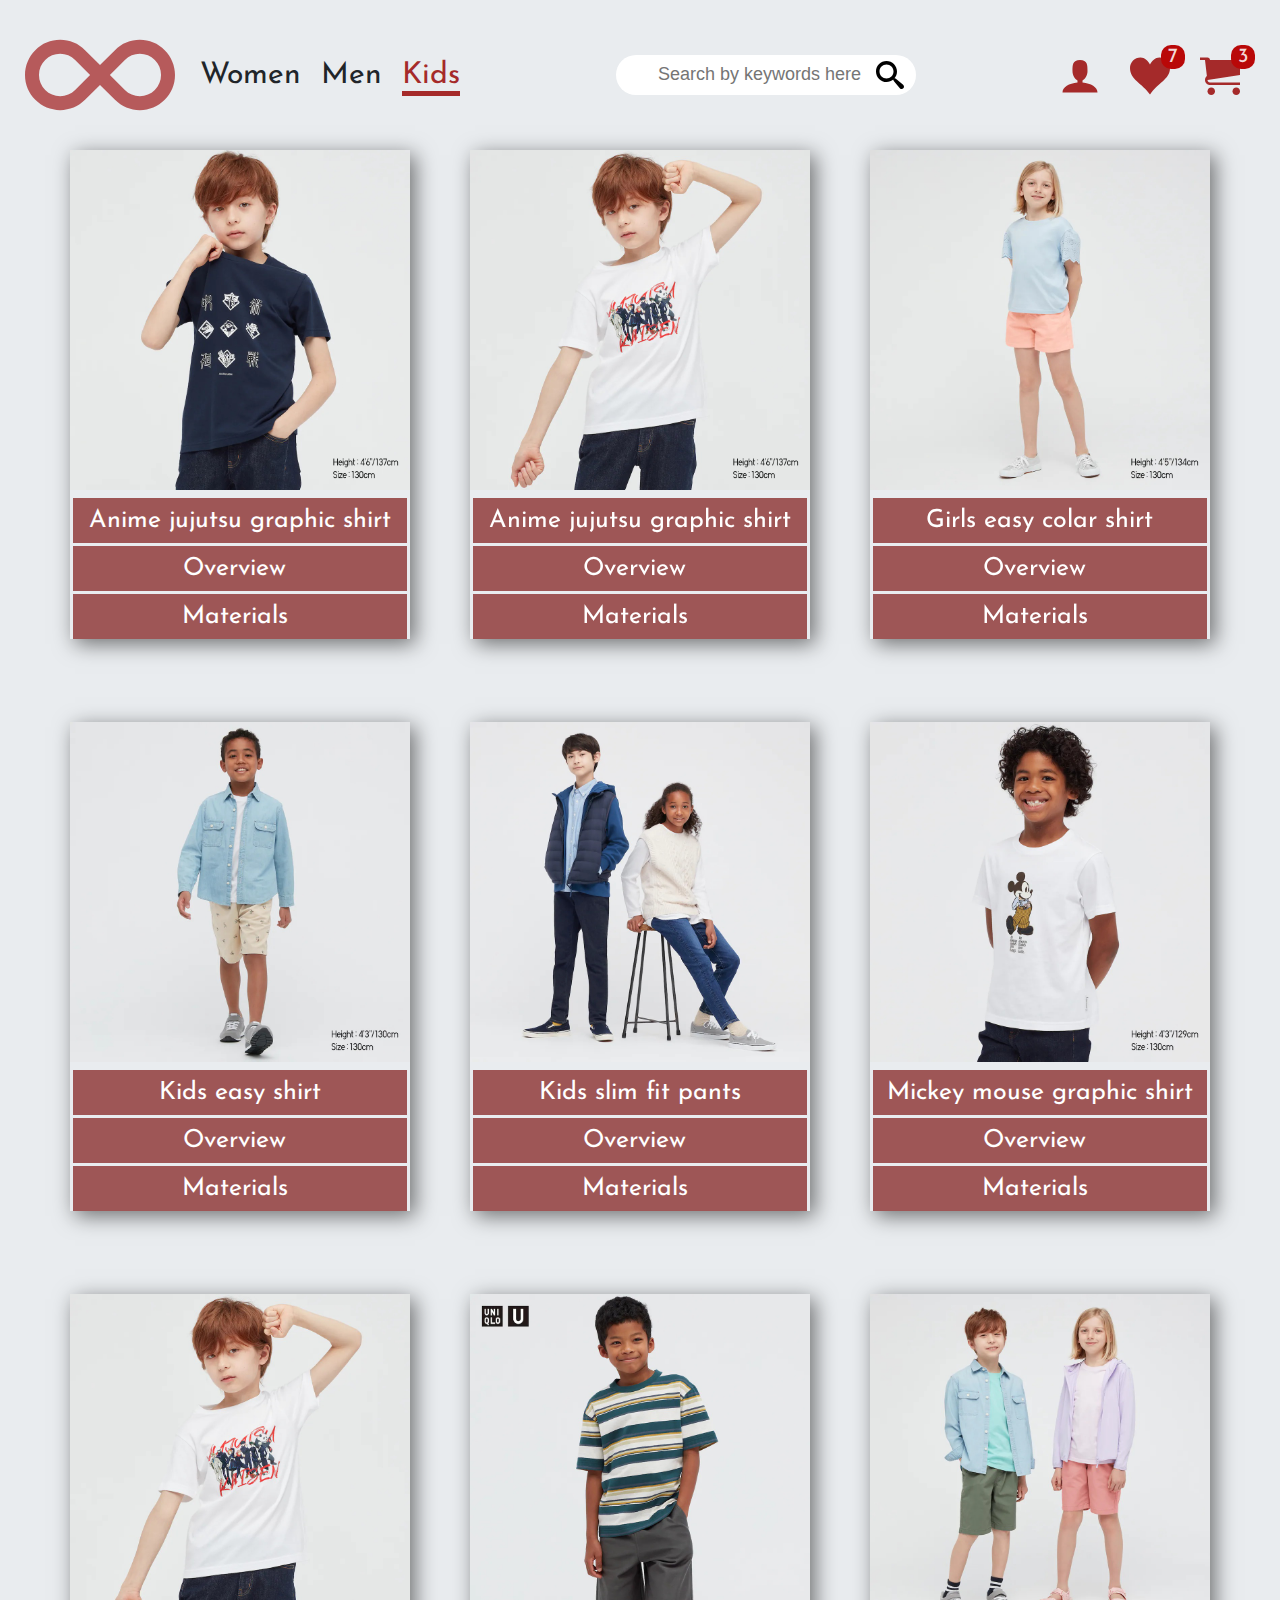
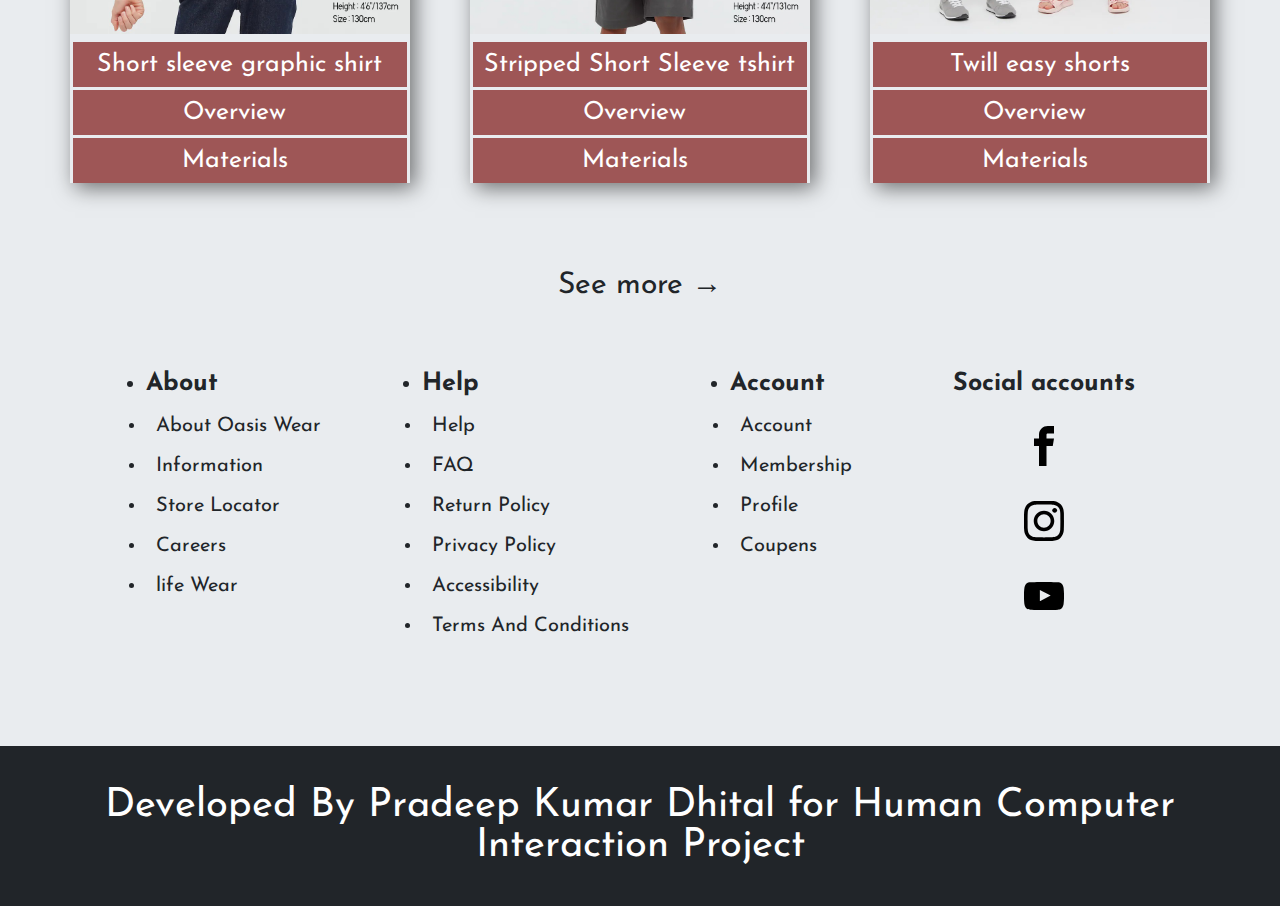
<file: kids.html>
<!DOCTYPE html>
<html lang="en">
  <head>
    <meta charset="UTF-8" />
    <meta http-equiv="X-UA-Compatible" content="IE=edge" />
    <meta name="viewport" content="width=device-width, initial-scale=1.0" />
    <title>Document</title>
    <link
      href="https://fonts.googleapis.com/css2?family=Inter:wght@100;200;300;400;500;600;700;800;900&family=Josefin+Sans:wght@100;300;400;600;700&display=swap"
      rel="stylesheet"
    />
    <link
      rel="stylesheet"
      href="https://pro.fontawesome.com/releases/v5.10.0/css/all.css"
      integrity="sha384-AYmEC3Yw5cVb3ZcuHtOA93w35dYTsvhLPVnYs9eStHfGJvOvKxVfELGroGkvsg+p"
      crossorigin="anonymous"
    />
    <link rel="stylesheet" href="style.css" />
    <title>Document</title>
    <style>
      .header__left-sections--kids {
        box-shadow: 0 5px 0 brown;
        color: brown;
      }
    </style>
  </head>
  <body>
       <header class="header">
      <div class="header__left">
        <svg class="header__left-logo">
          <use
            class="header__left-logo--logo"
            xlink:href="Images/sprite.svg#icon-infinite"
          ></use>
        </svg>
        <div class="header__left-sections">
          <div
            class="header__left-sections-section header__left-sections--women"
          >
            <a class="offlink" href="women.html">Women</a>
          </div>
          <div class="header__left-sections-section header__left-sections--men"">
            <a class="offlink" href="men.html">Men</a>
          </div>
          <div class="header__left-sections-section header__left-sections--kids">
            <a class="offlink" href="kids.html">Kids</a>
          </div>
        </div>
      </div>
      <form class="header__middle" action="# ">
        <input
          class="header__middle-input"
          type="search"
          placeholder="Search by keywords here"
        />
        <svg class="header__middle-logo">
          <use xlink:href="Images/sprite.svg#icon-search"></use>
        </svg>
      </form>

      <div class="header__right">
        <div class="header__right-logo header__right-logo--1">
          <a href="log.html">
            <svg class="header__right-logo">
              <use xlink:href="Images/sprite.svg#icon-user"></use></svg
          ></a>
        </div>
        <div
          class="
            header__right-logo header__right-logo--logo header__right-logo--2
          "
        >
          <svg class="header__right-logo header__right-logo--2">
            <use xlink:href="Images/sprite.svg#icon-heart"></use>
          </svg>
        </div>
        <div
          class="
            header__right-logo header__right-logo--logo header__right-logo--3
          "
        >
          <svg class="header__right-logo header__right-logo--3">
            <use xlink:href="Images/sprite.svg#icon-cart"></use>
          </svg>
        </div>
      </div>
    </header>
    <div class="sexcard">
      <div class="row">
        <div class="col-1-of-3">
          <div class="sexcard__card">
            <img
              class="sexcard__img"
              src="Images/kids/animejujutsugraphictshirt.jpg"
              alt=""
            />
            <div class="sexcard__description">Anime jujutsu graphic shirt</div>
            <div class="sexcard__overview">
              Overview<i class="fas fa-angle-down"></i>
            </div>
            <div class="sexcard__materials">
              Materials<i class="fas fa-angle-down"></i>
            </div>
            <div class="sexcard__heart"><i class="fas fa-heart"></i></div>
            <div class="sexcard__cart"><i class="fas fa-cart-plus"></i></div>
          </div>
        </div>
        <div class="col-1-of-3">
          <div class="sexcard__card">
            <img
              class="sexcard__img"
              src="Images/kids/animejujutsugraphictshirt1.jpg"
              alt=""
            />
            <div class="sexcard__description">Anime jujutsu graphic shirt</div>
            <div class="sexcard__overview">
              Overview<i class="fas fa-angle-down"></i>
            </div>
            <div class="sexcard__materials">
              Materials<i class="fas fa-angle-down"></i>
            </div>
            <div class="sexcard__heart"><i class="fas fa-heart"></i></div>
            <div class="sexcard__cart"><i class="fas fa-cart-plus"></i></div>
          </div>
        </div>
        <div class="col-1-of-3">
          <div class="sexcard__card">
            <img
              class="sexcard__img"
              src="Images/kids/girlseasycolarshorts.jpg"
              alt=""
            />
            <div class="sexcard__description">Girls easy colar shirt</div>
            <div class="sexcard__overview">
              Overview<i class="fas fa-angle-down"></i>
            </div>
            <div class="sexcard__materials">
              Materials<i class="fas fa-angle-down"></i>
            </div>
            <div class="sexcard__heart"><i class="fas fa-heart"></i></div>
            <div class="sexcard__cart"><i class="fas fa-cart-plus"></i></div>
          </div>
        </div>
      </div>
      <div class="row">
        <div class="col-1-of-3">
          <div class="sexcard__card">
            <img
              class="sexcard__img"
              src="Images/kids/kidseasyshirt.jpg"
              alt=""
            />
            <div class="sexcard__description">Kids easy shirt</div>
            <div class="sexcard__overview">
              Overview<i class="fas fa-angle-down"></i>
            </div>
            <div class="sexcard__materials">
              Materials<i class="fas fa-angle-down"></i>
            </div>
            <div class="sexcard__heart"><i class="fas fa-heart"></i></div>
            <div class="sexcard__cart"><i class="fas fa-cart-plus"></i></div>
          </div>
        </div>
        <div class="col-1-of-3">
          <div class="sexcard__card">
            <img
              class="sexcard__img"
              src="Images/kids/kidsslimfitpants.jpg"
              alt=""
            />
            <div class="sexcard__description">Kids slim fit pants</div>
            <div class="sexcard__overview">
              Overview<i class="fas fa-angle-down"></i>
            </div>
            <div class="sexcard__materials">
              Materials<i class="fas fa-angle-down"></i>
            </div>
            <div class="sexcard__heart"><i class="fas fa-heart"></i></div>
            <div class="sexcard__cart"><i class="fas fa-cart-plus"></i></div>
          </div>
        </div>
        <div class="col-1-of-3">
          <div class="sexcard__card">
            <img
              class="sexcard__img"
              src="Images/kids/mickymouseshortsleevegraphictshirt.jpg"
              alt=""
            />
            <div class="sexcard__description">Mickey mouse graphic shirt</div>
            <div class="sexcard__overview">
              Overview<i class="fas fa-angle-down"></i>
            </div>
            <div class="sexcard__materials">
              Materials<i class="fas fa-angle-down"></i>
            </div>
            <div class="sexcard__heart"><i class="fas fa-heart"></i></div>
            <div class="sexcard__cart"><i class="fas fa-cart-plus"></i></div>
          </div>
        </div>
      </div>
      <div class="row">
        <div class="col-1-of-3">
          <div class="sexcard__card">
            <img
              class="sexcard__img"
              src="Images/kids/shortsleevegraphictshirt.jpg"
              alt=""
            />
            <div class="sexcard__description">Short sleeve graphic shirt</div>
            <div class="sexcard__overview">
              Overview<i class="fas fa-angle-down"></i>
            </div>
            <div class="sexcard__materials">
              Materials<i class="fas fa-angle-down"></i>
            </div>
            <div class="sexcard__heart"><i class="fas fa-heart"></i></div>
            <div class="sexcard__cart"><i class="fas fa-cart-plus"></i></div>
          </div>
        </div>
        <div class="col-1-of-3">
          <div class="sexcard__card">
            <img
              class="sexcard__img"
              src="Images/kids/strippedshortsleevetshirt.jpg"
              alt=""
            />
            <div class="sexcard__description">Stripped Short Sleeve tshirt</div>
            <div class="sexcard__overview">
              Overview<i class="fas fa-angle-down"></i>
            </div>
            <div class="sexcard__materials">
              Materials<i class="fas fa-angle-down"></i>
            </div>
            <div class="sexcard__heart"><i class="fas fa-heart"></i></div>
            <div class="sexcard__cart"><i class="fas fa-cart-plus"></i></div>
          </div>
        </div>
        <div class="col-1-of-3">
          <div class="sexcard__card">
            <img
              class="sexcard__img"
              src="Images/kids/twilleasyshirts.jpg"
              alt=""
            />
            <div class="sexcard__description">Twill easy shorts</div>
            <div class="sexcard__overview">
              Overview<i class="fas fa-angle-down"></i>
            </div>
            <div class="sexcard__materials">
              Materials<i class="fas fa-angle-down"></i>
            </div>
            <div class="sexcard__heart"><i class="fas fa-heart"></i></div>
            <div class="sexcard__cart"><i class="fas fa-cart-plus"></i></div>
          </div>
        </div>
      </div>
    </div>
    <div class="seemore">
      <div class="seemore__text">
        See more &rarr;
      </div>
    </div>
    <footer class="footer">
      <div class="aboutsection">
        <ul>
          <li class="about">About</li>
          <li><a class="footer__item" href="#">About Oasis Wear</a></li>
          <li><a class="footer__item" href="#">Information</a></li>
          <li><a class="footer__item" href="#">Store Locator</a></li>
          <li><a class="footer__item" href="#">Careers</a></li>
          <li><a class="footer__item" href="#">life Wear</a></li>
        </ul>
      </div>
      <div class="helpsection">
        <ul>
          <li class="help">Help</li>
          <li><a class="footer__item" href="#">Help</a></li>
          <li><a class="footer__item" class="footer__item" href="#">FAQ</a></li>
          <li><a class="footer__item" href="#">Return Policy</a></li>
          <li><a class="footer__item" href="#">Privacy Policy</a></li>
          <li><a class="footer__item" href="#">Accessibility</a></li>
          <li><a class="footer__item" href="#">Terms And Conditions</a></li>
        </ul>
      </div>
      <div class="accountsection">
        <ul>
          <li class="account">Account</li>
          <li><a class="footer__item" href="#">Account</a></li>
          <li><a class="footer__item" href="#">Membership</a></li>
          <li><a class="footer__item" href="#">Profile</a></li>
          <li><a class="footer__item" href="#">Coupens</a></li>
        </ul>
      </div>
      <div class="socialsection">
        <li class="social">Social accounts</li>
        <li class="footer__item">
          <svg class="footer-logo">
            <use xlink:href="Images/sprite.svg#icon-facebook"></use>
          </svg>
        </li>

        <li class="footer__item">
          <svg class="footer-logo">
            <use xlink:href="Images/sprite.svg#icon-instagram"></use>
          </svg>
        </li>
        <li class="footer__item">
          <svg class="footer-logo">
            <use xlink:href="Images/sprite.svg#icon-youtube"></use>
          </svg>
        </li>
      </div>
    </footer>
    <p class="finish">
           Developed By Pradeep Kumar Dhital for Human Computer Interaction Project

    </p>
  </body>
</html>
</file>
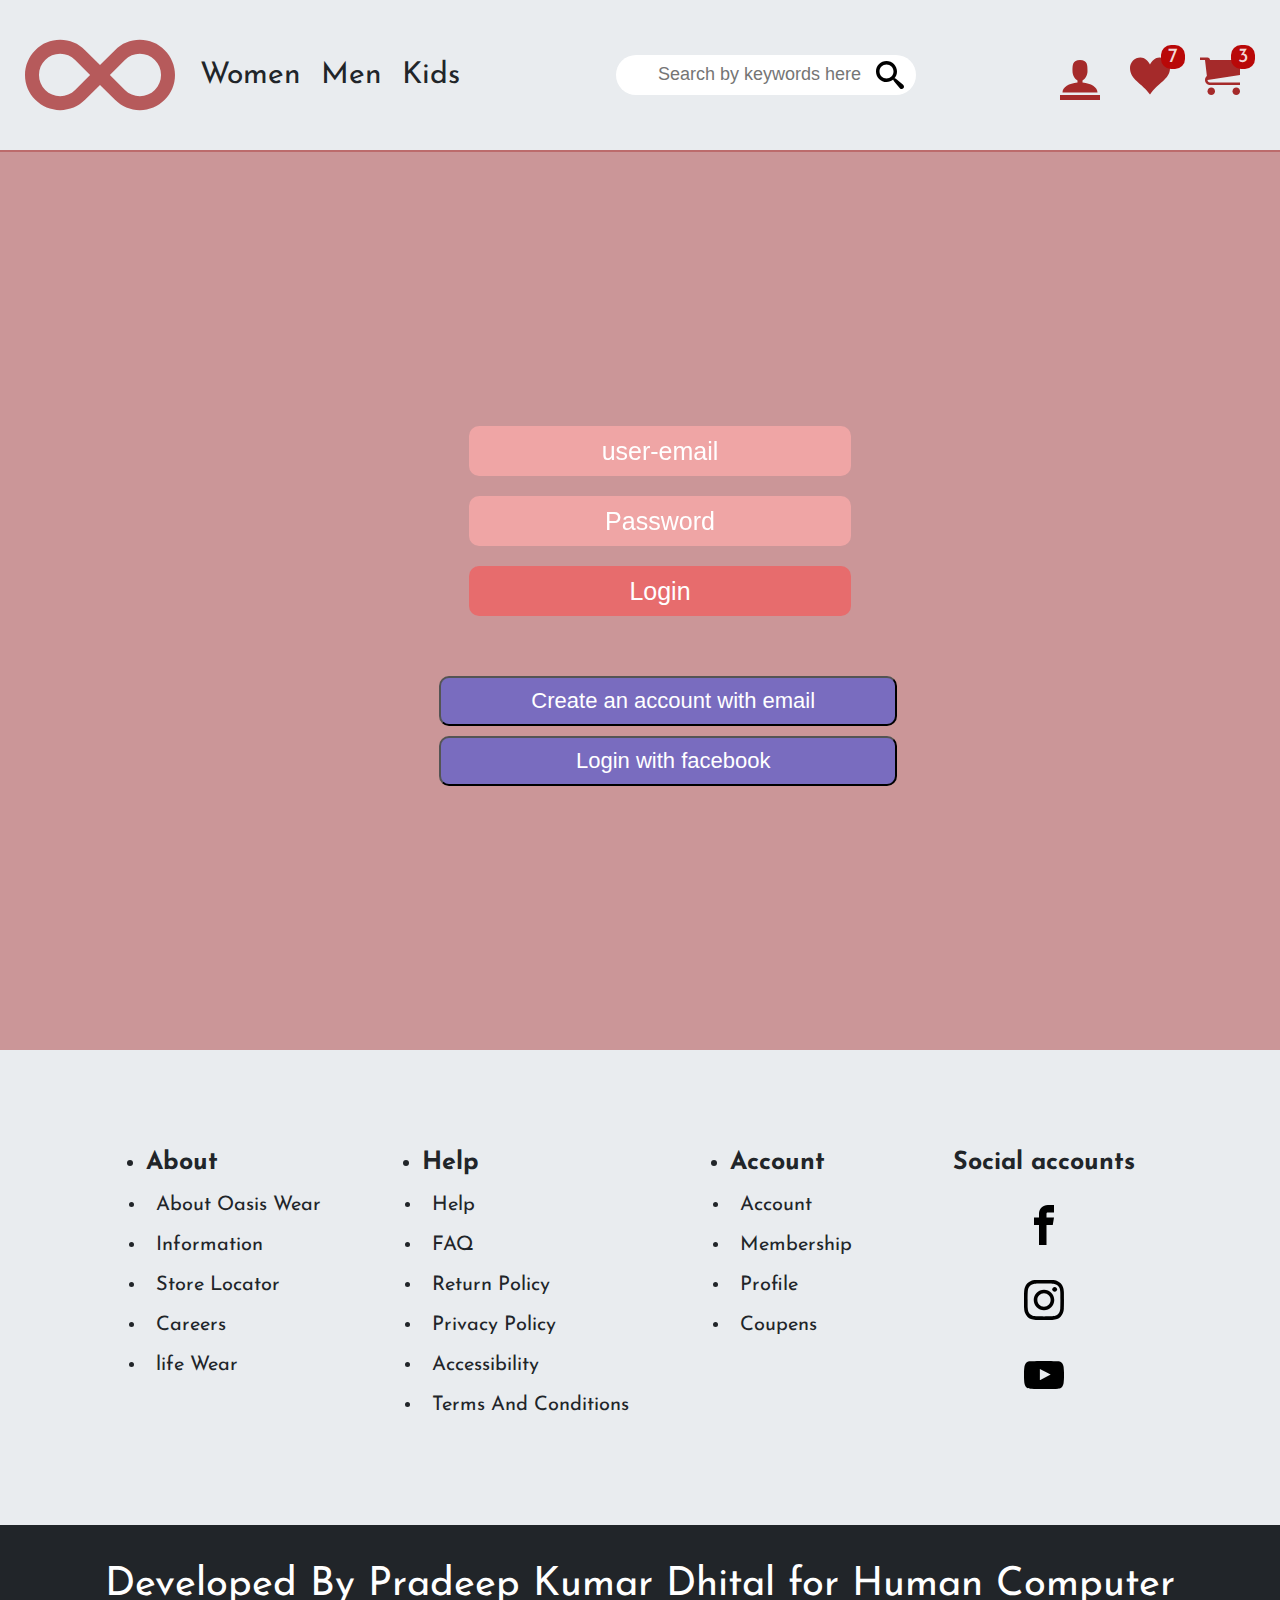
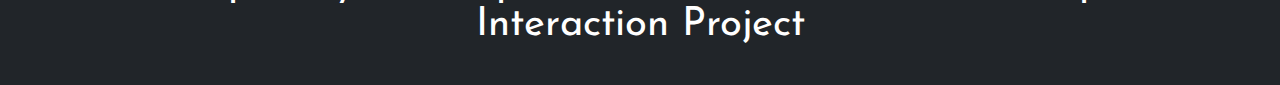
<file: log.html>
<!DOCTYPE html>
<html lang="en">
  <head>
    <meta charset="UTF-8" />
    <meta http-equiv="X-UA-Compatible" content="IE=edge" />
    <meta name="viewport" content="width=device-width, initial-scale=1.0" />
    <link
      rel="stylesheet"
      href="https://pro.fontawesome.com/releases/v5.10.0/css/all.css"
      integrity="sha384-AYmEC3Yw5cVb3ZcuHtOA93w35dYTsvhLPVnYs9eStHfGJvOvKxVfELGroGkvsg+p"
      crossorigin="anonymous"
    />
    <link
      href="https://fonts.googleapis.com/css2?family=Inter:wght@100;200;300;400;500;600;700;800;900&family=Josefin+Sans:wght@100;300;400;600;700&display=swap"
      rel="stylesheet"
    />
    <link rel="stylesheet" href="style.css" />
    <title>Document</title>
    <style>
      .header__right-logo--1 {
        box-shadow: 0 5px 0 brown;
      }
    </style>
  </head>
  <body>
    <header class="header">
      <div class="header__left">
        <svg class="header__left-logo">
          <use
            class="header__left-logo--logo"
            xlink:href="Images/sprite.svg#icon-infinite"
          ></use>
        </svg>
        <div class="header__left-sections">
          <div class="header__left-sections-section">
            <a class="offlink" href="women.html">Women</a>
          </div>
          <div class="header__left-sections-section">
            <a class="offlink" href="men.html">Men</a>
          </div>
          <div class="header__left-sections-section">
            <a class="offlink" href="kids.html">Kids</a>
          </div>
        </div>
      </div>
      <form class="header__middle" action="# ">
        <input
          class="header__middle-input"
          type="search"
          placeholder="Search by keywords here"
        />
        <svg class="header__middle-logo">
          <use xlink:href="Images/sprite.svg#icon-search"></use>
        </svg>
      </form>

      <div class="header__right">
        <div class="header__right-logo header__right-logo--1">
          <a href="log.html">
            <svg class="header__right-logo">
              <use xlink:href="Images/sprite.svg#icon-user"></use></svg
          ></a>
        </div>
        <div
          class="header__right-logo header__right-logo--logo header__right-logo--2"
        >
          <svg class="header__right-logo header__right-logo--2">
            <use xlink:href="Images/sprite.svg#icon-heart"></use>
          </svg>
        </div>
        <div
          class="header__right-logo header__right-logo--logo header__right-logo--3"
        >
          <svg class="header__right-logo header__right-logo--3">
            <use xlink:href="Images/sprite.svg#icon-cart"></use>
          </svg>
        </div>
      </div>
    </header>
    <div class="loginbox">
      <form class="loginbox__form" action="#">
        <div class="loginbox__form-item">
          <label for="username">UserName</label>
          <input
            type="text"
            name="username"
            id="username"
            placeholder="user-email"
          />
          <label for="password">Password</label>
          <input
            type="password"
            name="username"
            id="password"
            placeholder="Password"
          />
          <button type="submit">Login</button>
        </div>

        <div class="loginbox__methods">
          <button>
            <i class="fas fa-envelope"></i>Create an account with email
          </button>
          <button><i class="fab fa-facebook-f"></i>Login with facebook</button>
        </div>
      </form>
    </div>
    <footer class="footer">
      <div class="aboutsection">
        <ul>
          <li class="about">About</li>
          <li><a class="footer__item" href="#">About Oasis Wear</a></li>
          <li><a class="footer__item" href="#">Information</a></li>
          <li><a class="footer__item" href="#">Store Locator</a></li>
          <li><a class="footer__item" href="#">Careers</a></li>
          <li><a class="footer__item" href="#">life Wear</a></li>
        </ul>
      </div>
      <div class="helpsection">
        <ul>
          <li class="help">Help</li>
          <li><a class="footer__item" href="#">Help</a></li>
          <li><a class="footer__item" class="footer__item" href="#">FAQ</a></li>
          <li><a class="footer__item" href="#">Return Policy</a></li>
          <li><a class="footer__item" href="#">Privacy Policy</a></li>
          <li><a class="footer__item" href="#">Accessibility</a></li>
          <li><a class="footer__item" href="#">Terms And Conditions</a></li>
        </ul>
      </div>
      <div class="accountsection">
        <ul>
          <li class="account">Account</li>
          <li><a class="footer__item" href="#">Account</a></li>
          <li><a class="footer__item" href="#">Membership</a></li>
          <li><a class="footer__item" href="#">Profile</a></li>
          <li><a class="footer__item" href="#">Coupens</a></li>
        </ul>
      </div>
      <div class="socialsection">
        <li class="social">Social accounts</li>
        <li class="footer__item">
          <svg class="footer-logo">
            <use xlink:href="Images/sprite.svg#icon-facebook"></use>
          </svg>
        </li>

        <li class="footer__item">
          <svg class="footer-logo">
            <use xlink:href="Images/sprite.svg#icon-instagram"></use>
          </svg>
        </li>
        <li class="footer__item">
          <svg class="footer-logo">
            <use xlink:href="Images/sprite.svg#icon-youtube"></use>
          </svg>
        </li>
      </div>
    </footer>
    <p class="finish">
      Developed By Pradeep Kumar Dhital for Human Computer Interaction Project
    </p>
  </body>
</html>
</file>
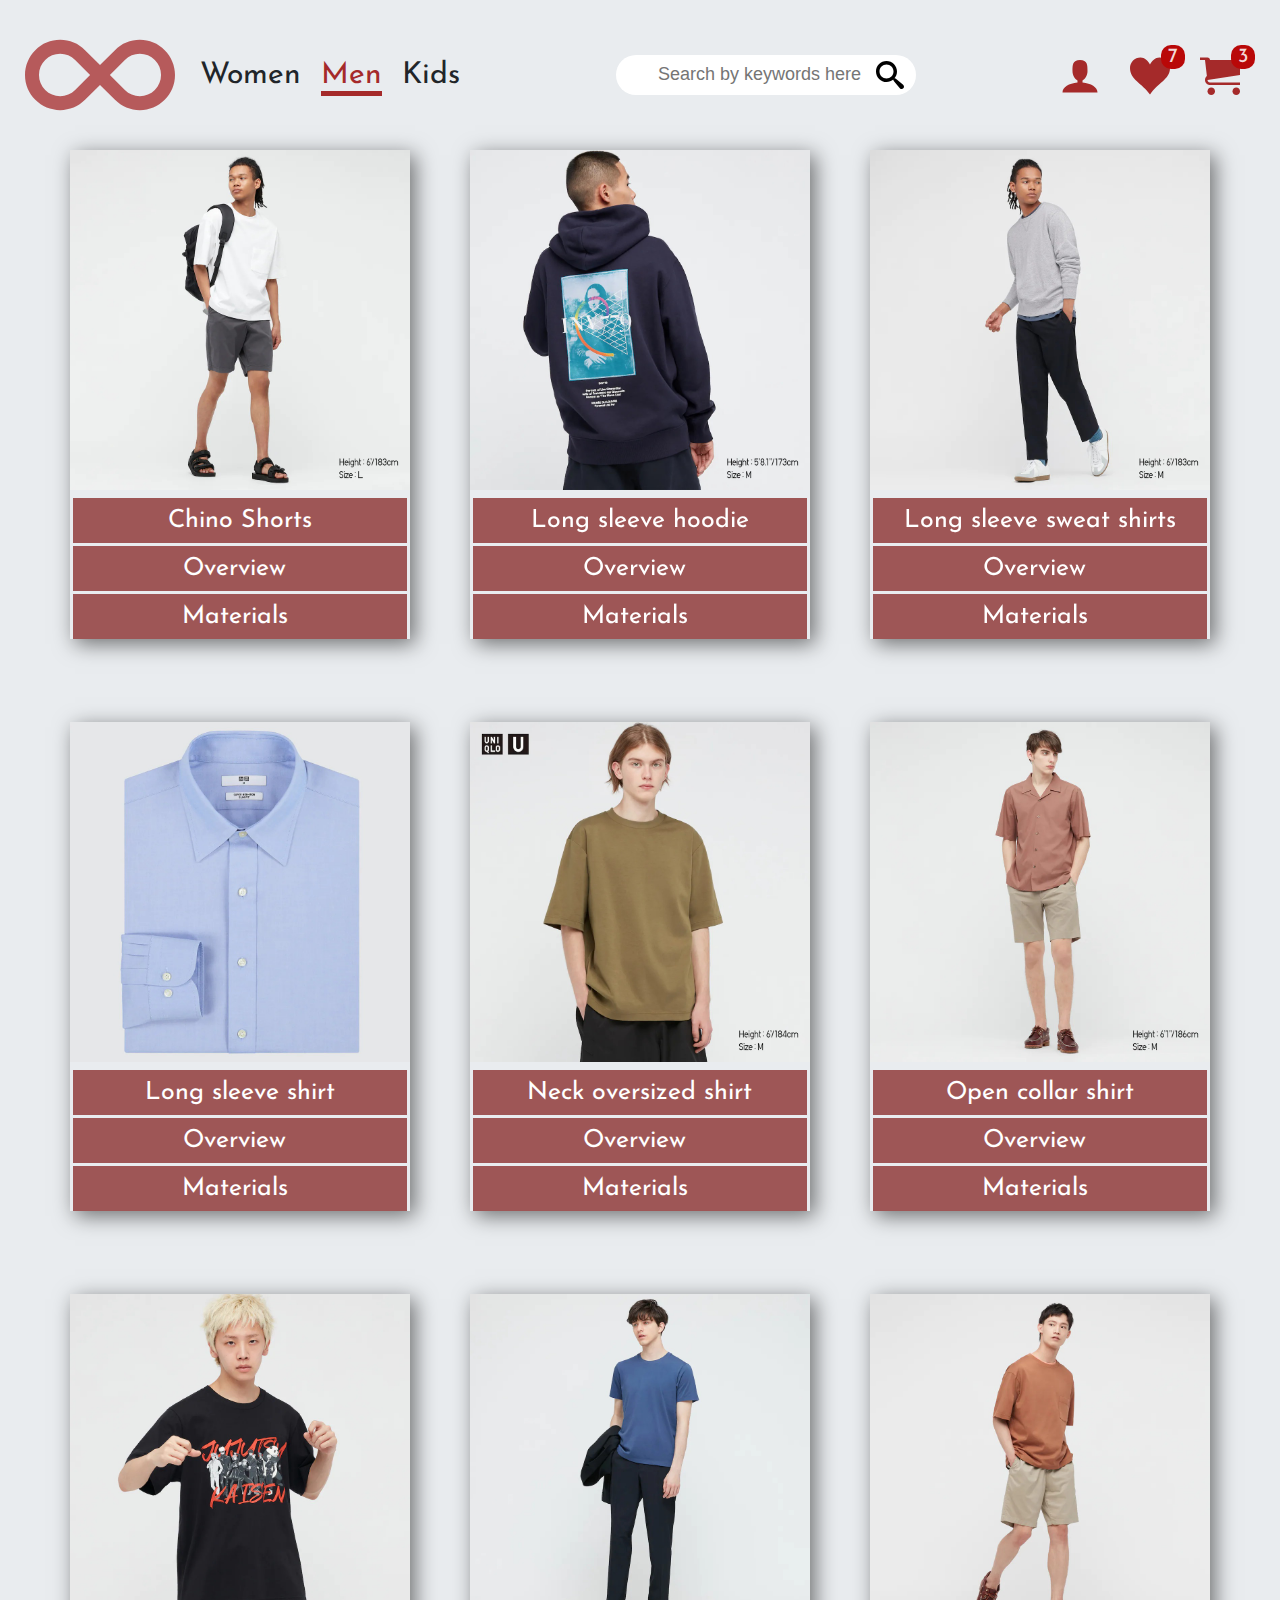
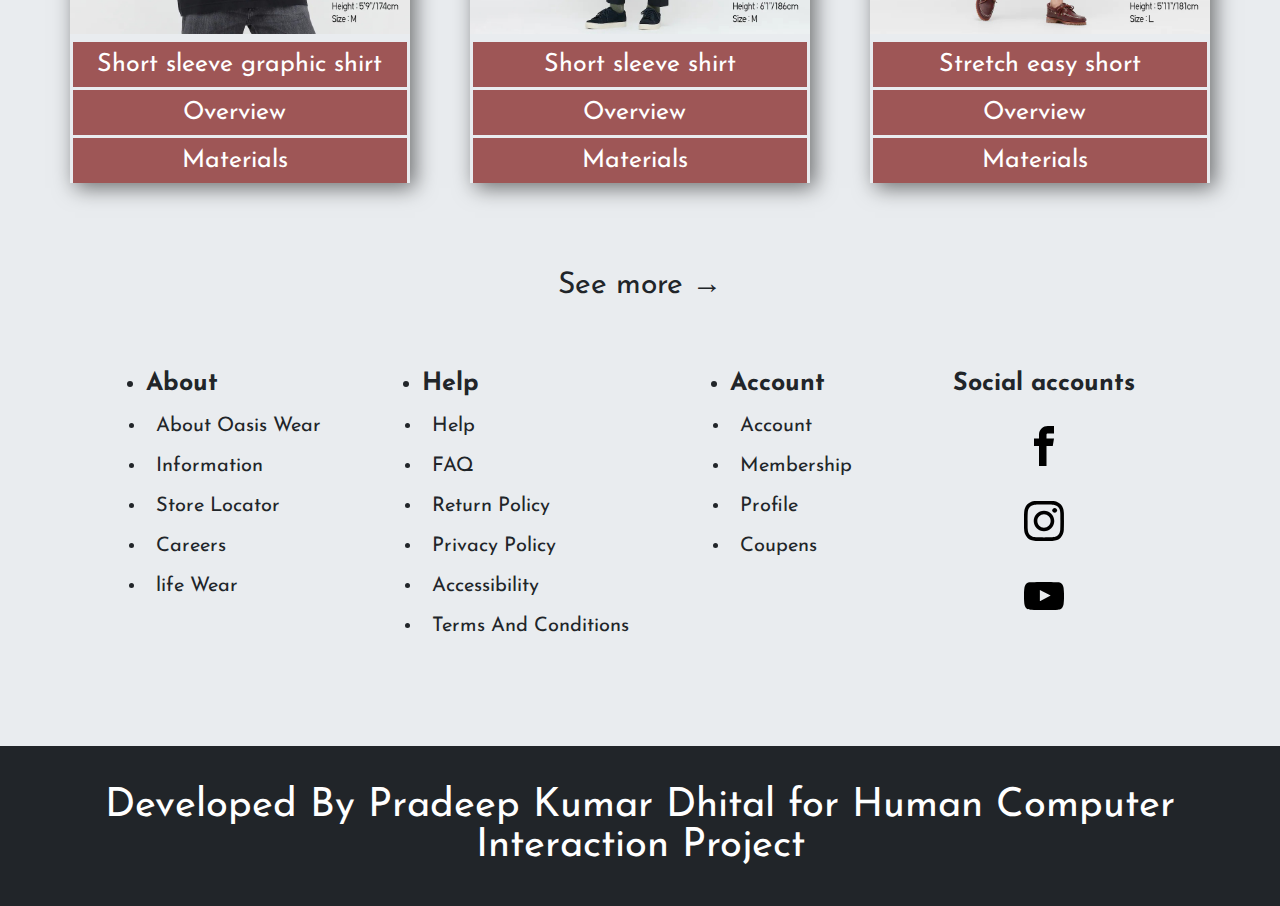
<file: men.html>
<!DOCTYPE html>
<html lang="en">
  <head>
    <meta charset="UTF-8" />
    <meta http-equiv="X-UA-Compatible" content="IE=edge" />
    <meta name="viewport" content="width=device-width, initial-scale=1.0" />
    <link
      href="https://fonts.googleapis.com/css2?family=Inter:wght@100;200;300;400;500;600;700;800;900&family=Josefin+Sans:wght@100;300;400;600;700&display=swap"
      rel="stylesheet"
    />
    <link
      rel="stylesheet"
      href="https://pro.fontawesome.com/releases/v5.10.0/css/all.css"
      integrity="sha384-AYmEC3Yw5cVb3ZcuHtOA93w35dYTsvhLPVnYs9eStHfGJvOvKxVfELGroGkvsg+p"
      crossorigin="anonymous"
    />
    <link rel="stylesheet" href="style.css" />
    <title>Document</title>
    <style>
      .header__left-sections--men {
        box-shadow: 0 5px 0 brown;
        color: brown;
      }
    </style>
  </head>
  <body>
      <header class="header">
      <div class="header__left">
        <svg class="header__left-logo">
          <use
            class="header__left-logo--logo"
            xlink:href="Images/sprite.svg#icon-infinite"
          ></use>
        </svg>
        <div class="header__left-sections">
          <div
            class="header__left-sections-section header__left-sections--women"
          >
            <a class="offlink" href="women.html">Women</a>
          </div>
          <div class="header__left-sections-section header__left-sections--men"">
            <a class="offlink" href="men.html">Men</a>
          </div>
          <div class="header__left-sections-section">
            <a class="offlink" href="kids.html">Kids</a>
          </div>
        </div>
      </div>
      <form class="header__middle" action="# ">
        <input
          class="header__middle-input"
          type="search"
          placeholder="Search by keywords here"
        />
        <svg class="header__middle-logo">
          <use xlink:href="Images/sprite.svg#icon-search"></use>
        </svg>
      </form>

      <div class="header__right">
        <div class="header__right-logo header__right-logo--1">
          <a href="log.html">
            <svg class="header__right-logo">
              <use xlink:href="Images/sprite.svg#icon-user"></use></svg
          ></a>
        </div>
        <div
          class="
            header__right-logo header__right-logo--logo header__right-logo--2
          "
        >
          <svg class="header__right-logo header__right-logo--2">
            <use xlink:href="Images/sprite.svg#icon-heart"></use>
          </svg>
        </div>
        <div
          class="
            header__right-logo header__right-logo--logo header__right-logo--3
          "
        >
          <svg class="header__right-logo header__right-logo--3">
            <use xlink:href="Images/sprite.svg#icon-cart"></use>
          </svg>
        </div>
      </div>
    </header>
    <div class="sexcard">
      <div class="row">
        <div class="col-1-of-3">
          <div class="sexcard__card">
            <img
              class="sexcard__img"
              src="Images/men/chinoshorts.jpg"
              alt=""
            />
            <div class="sexcard__description">Chino Shorts</div>
            <div class="sexcard__overview">
              Overview<i class="fas fa-angle-down"></i>
            </div>
            <div class="sexcard__materials">
              Materials<i class="fas fa-angle-down"></i>
            </div>
            <div class="sexcard__heart"><i class="fas fa-heart"></i></div>
            <div class="sexcard__cart"><i class="fas fa-cart-plus"></i></div>
          </div>
        </div>
        <div class="col-1-of-3">
          <div class="sexcard__card">
            <img
              class="sexcard__img"
              src="Images/men/longsleevehodie.jpg"
              alt=""
            />
            <div class="sexcard__description">Long sleeve hoodie</div>
            <div class="sexcard__overview">
              Overview<i class="fas fa-angle-down"></i>
            </div>
            <div class="sexcard__materials">
              Materials<i class="fas fa-angle-down"></i>
            </div>
            <div class="sexcard__heart"><i class="fas fa-heart"></i></div>
            <div class="sexcard__cart"><i class="fas fa-cart-plus"></i></div>
          </div>
        </div>
        <div class="col-1-of-3">
          <div class="sexcard__card">
            <img
              class="sexcard__img"
              src="Images/men/longsleevesweatshirt.jpg"
              alt=""
            />
            <div class="sexcard__description">Long sleeve sweat shirts</div>
            <div class="sexcard__overview">
              Overview<i class="fas fa-angle-down"></i>
            </div>
            <div class="sexcard__materials">
              Materials<i class="fas fa-angle-down"></i>
            </div>
            <div class="sexcard__heart"><i class="fas fa-heart"></i></div>
            <div class="sexcard__cart"><i class="fas fa-cart-plus"></i></div>
          </div>
        </div>
      </div>
      <div class="row">
        <div class="col-1-of-3">
          <div class="sexcard__card">
            <img
              class="sexcard__img"
              src="Images/men/longsleveshirt.jpg"
              alt=""
            />
            <div class="sexcard__description">Long sleeve shirt</div>
            <div class="sexcard__overview">
              Overview<i class="fas fa-angle-down"></i>
            </div>
            <div class="sexcard__materials">
              Materials<i class="fas fa-angle-down"></i>
            </div>
            <div class="sexcard__heart"><i class="fas fa-heart"></i></div>
            <div class="sexcard__cart"><i class="fas fa-cart-plus"></i></div>
          </div>
        </div>
        <div class="col-1-of-3">
          <div class="sexcard__card">
            <img
              class="sexcard__img"
              src="Images/men/neckoversizedtshirt.jpg"
              alt=""
            />
            <div class="sexcard__description">Neck oversized shirt</div>
            <div class="sexcard__overview">
              Overview<i class="fas fa-angle-down"></i>
            </div>
            <div class="sexcard__materials">
              Materials<i class="fas fa-angle-down"></i>
            </div>
            <div class="sexcard__heart"><i class="fas fa-heart"></i></div>
            <div class="sexcard__cart"><i class="fas fa-cart-plus"></i></div>
          </div>
        </div>
        <div class="col-1-of-3">
          <div class="sexcard__card">
            <img
              class="sexcard__img"
              src="Images/men/open collar shirt.jpg"
              alt=""
            />
            <div class="sexcard__description">Open collar shirt</div>
            <div class="sexcard__overview">
              Overview<i class="fas fa-angle-down"></i>
            </div>
            <div class="sexcard__materials">
              Materials<i class="fas fa-angle-down"></i>
            </div>
            <div class="sexcard__heart"><i class="fas fa-heart"></i></div>
            <div class="sexcard__cart"><i class="fas fa-cart-plus"></i></div>
          </div>
        </div>
      </div>
      <div class="row">
        <div class="col-1-of-3">
          <div class="sexcard__card">
            <img
              class="sexcard__img"
              src="Images/men/shortsleevegraphictshirt3.jpg"
              alt=""
            />
            <div class="sexcard__description">Short sleeve graphic shirt</div>
            <div class="sexcard__overview">
              Overview<i class="fas fa-angle-down"></i>
            </div>
            <div class="sexcard__materials">
              Materials<i class="fas fa-angle-down"></i>
            </div>
            <div class="sexcard__heart"><i class="fas fa-heart"></i></div>
            <div class="sexcard__cart"><i class="fas fa-cart-plus"></i></div>
          </div>
        </div>
        <div class="col-1-of-3">
          <div class="sexcard__card">
            <img
              class="sexcard__img"
              src="Images/men/shortsleevetshirt.jpg"
              alt=""
            />
            <div class="sexcard__description">Short sleeve shirt</div>
            <div class="sexcard__overview">
              Overview<i class="fas fa-angle-down"></i>
            </div>
            <div class="sexcard__materials">
              Materials<i class="fas fa-angle-down"></i>
            </div>
            <div class="sexcard__heart"><i class="fas fa-heart"></i></div>
            <div class="sexcard__cart"><i class="fas fa-cart-plus"></i></div>
          </div>
        </div>
        <div class="col-1-of-3">
          <div class="sexcard__card">
            <img
              class="sexcard__img"
              src="Images/men/stretcheasyshorts.jpg"
              alt=""
            />
            <div class="sexcard__description">Stretch easy short</div>
            <div class="sexcard__overview">
              Overview<i class="fas fa-angle-down"></i>
            </div>
            <div class="sexcard__materials">
              Materials<i class="fas fa-angle-down"></i>
            </div>
            <div class="sexcard__heart"><i class="fas fa-heart"></i></div>
            <div class="sexcard__cart"><i class="fas fa-cart-plus"></i></div>
          </div>
        </div>
      </div>
    </div>
    <div class="seemore">
      <div class="seemore__text">
        See more &rarr;
      </div>
    </div>
    <footer class="footer">
      <div class="aboutsection">
        <ul>
          <li class="about">About</li>
          <li><a class="footer__item" href="#">About Oasis Wear</a></li>
          <li><a class="footer__item" href="#">Information</a></li>
          <li><a class="footer__item" href="#">Store Locator</a></li>
          <li><a class="footer__item" href="#">Careers</a></li>
          <li><a class="footer__item" href="#">life Wear</a></li>
        </ul>
      </div>
      <div class="helpsection">
        <ul>
          <li class="help">Help</li>
          <li><a class="footer__item" href="#">Help</a></li>
          <li><a class="footer__item" class="footer__item" href="#">FAQ</a></li>
          <li><a class="footer__item" href="#">Return Policy</a></li>
          <li><a class="footer__item" href="#">Privacy Policy</a></li>
          <li><a class="footer__item" href="#">Accessibility</a></li>
          <li><a class="footer__item" href="#">Terms And Conditions</a></li>
        </ul>
      </div>
      <div class="accountsection">
        <ul>
          <li class="account">Account</li>
          <li><a class="footer__item" href="#">Account</a></li>
          <li><a class="footer__item" href="#">Membership</a></li>
          <li><a class="footer__item" href="#">Profile</a></li>
          <li><a class="footer__item" href="#">Coupens</a></li>
        </ul>
      </div>
      <div class="socialsection">
        <li class="social">Social accounts</li>
        <li class="footer__item">
          <svg class="footer-logo">
            <use xlink:href="Images/sprite.svg#icon-facebook"></use>
          </svg>
        </li>

        <li class="footer__item">
          <svg class="footer-logo">
            <use xlink:href="Images/sprite.svg#icon-instagram"></use>
          </svg>
        </li>
        <li class="footer__item">
          <svg class="footer-logo">
            <use xlink:href="Images/sprite.svg#icon-youtube"></use>
          </svg>
        </li>
      </div>
    </footer>
    <p class="finish">
           Developed By Pradeep Kumar Dhital for Human Computer Interaction Project

    </p>
  </body>
</html>
</file>
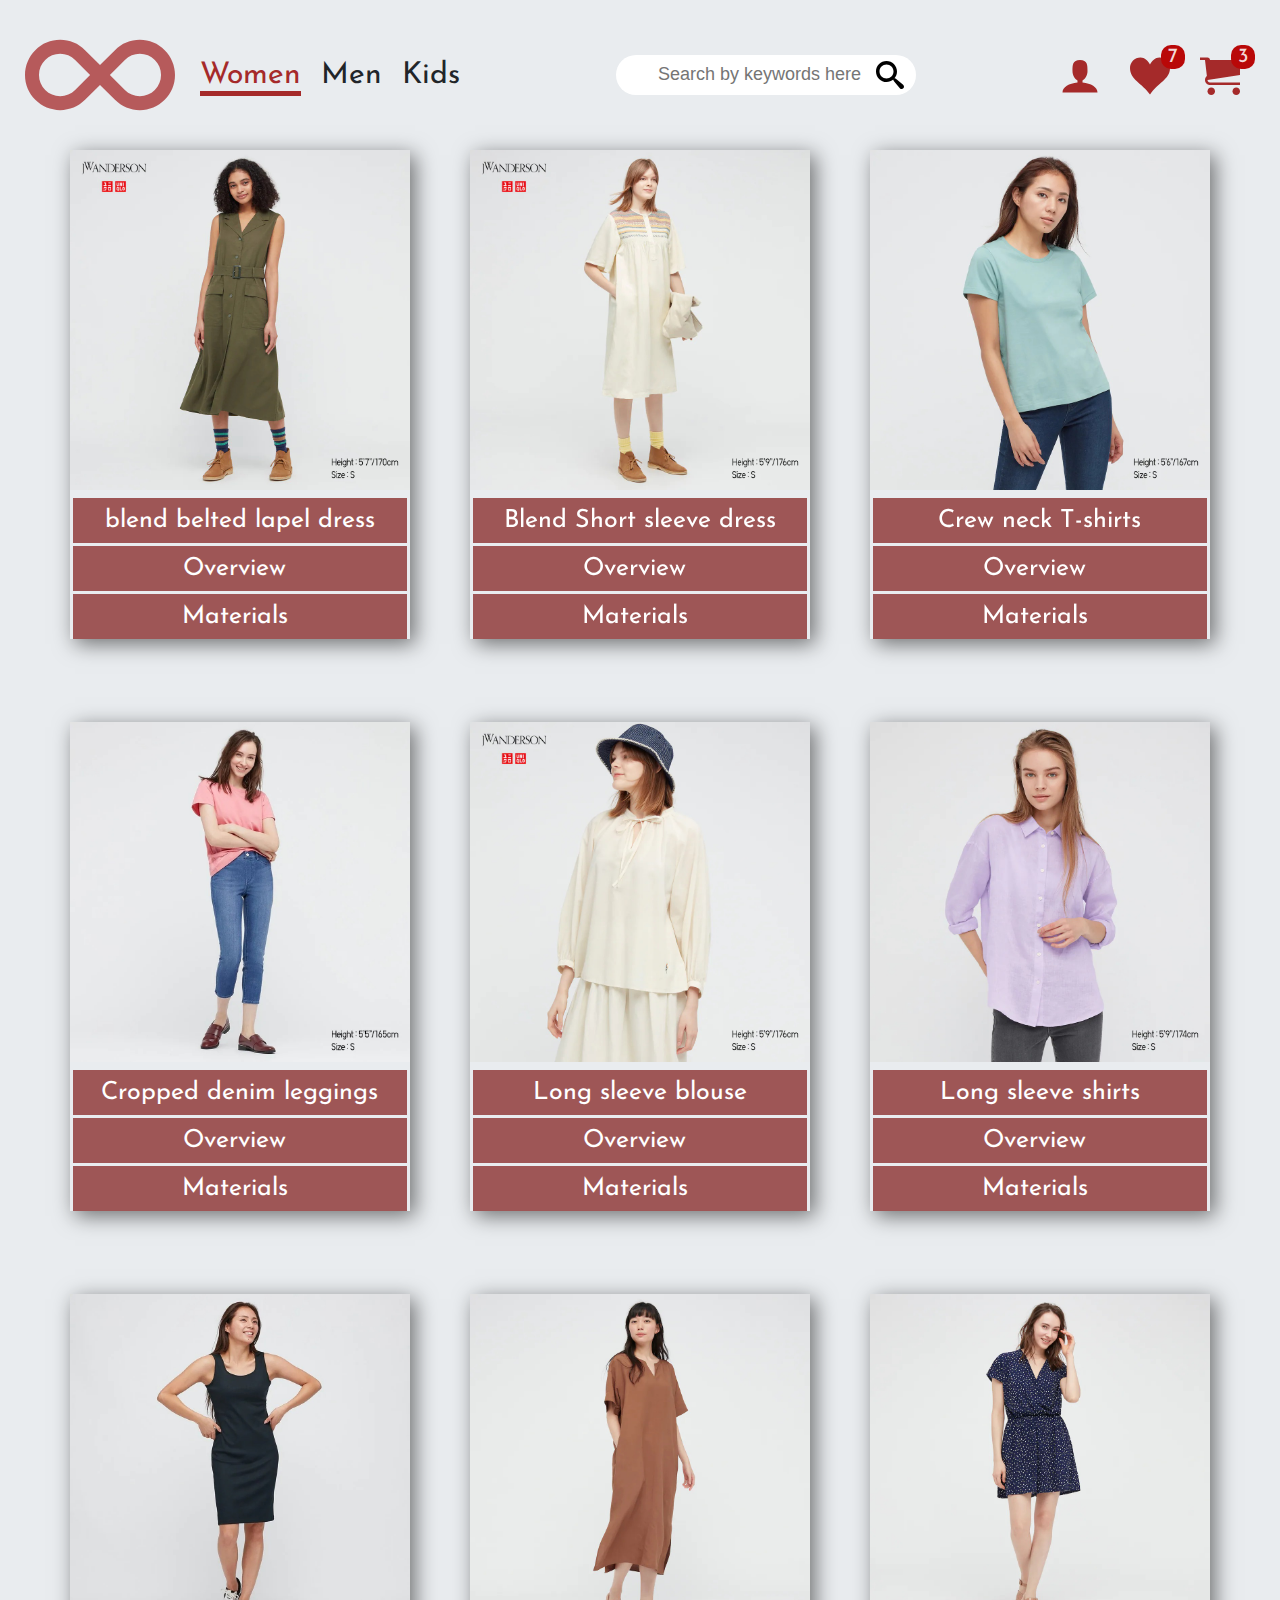
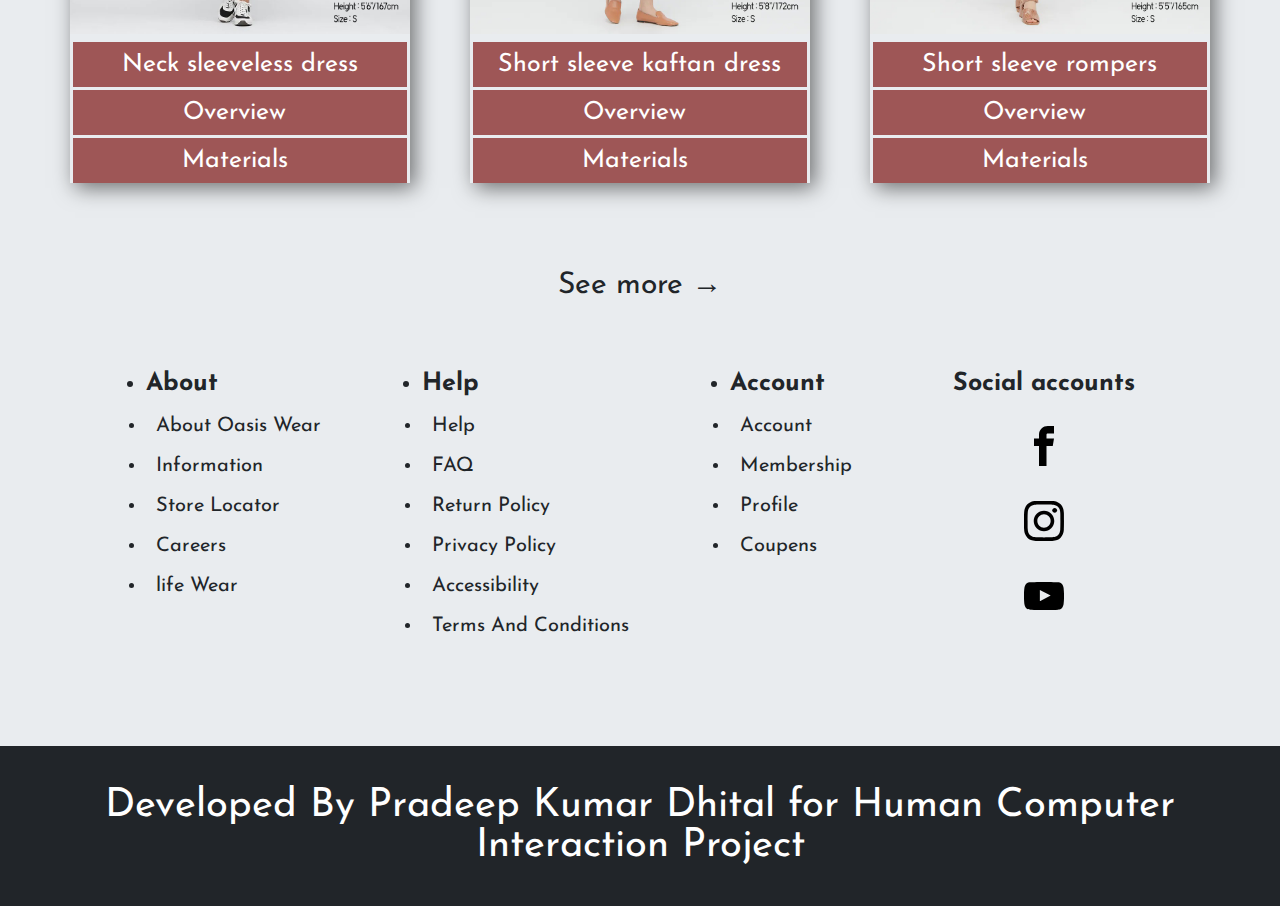
<file: women.html>
<!DOCTYPE html>
<html lang="en">
  <head>
    <meta charset="UTF-8" />
    <meta http-equiv="X-UA-Compatible" content="IE=edge" />
    <meta name="viewport" content="width=device-width, initial-scale=1.0" />
    <link
      href="https://fonts.googleapis.com/css2?family=Inter:wght@100;200;300;400;500;600;700;800;900&family=Josefin+Sans:wght@100;300;400;600;700&display=swap"
      rel="stylesheet"
    />
    <link
      rel="stylesheet"
      href="https://pro.fontawesome.com/releases/v5.10.0/css/all.css"
      integrity="sha384-AYmEC3Yw5cVb3ZcuHtOA93w35dYTsvhLPVnYs9eStHfGJvOvKxVfELGroGkvsg+p"
      crossorigin="anonymous"
    />
    <link rel="stylesheet" href="style.css" />
    <title>Document</title>
    <style>
      .header__left-sections--women {
        box-shadow: 0 5px 0 brown;
        color: brown;
      }
    </style>
  </head>
  <body>
    <header class="header">
      <div class="header__left">
        <svg class="header__left-logo">
          <use
            class="header__left-logo--logo"
            xlink:href="Images/sprite.svg#icon-infinite"
          ></use>
        </svg>
        <div class="header__left-sections">
          <div
            class="header__left-sections-section header__left-sections--women"
          >
            <a class="offlink" href="women.html">Women</a>
          </div>
          <div class="header__left-sections-section">
            <a class="offlink" href="men.html">Men</a>
          </div>
          <div class="header__left-sections-section">
            <a class="offlink" href="kids.html">Kids</a>
          </div>
        </div>
      </div>
      <form class="header__middle" action="# ">
        <input
          class="header__middle-input"
          type="search"
          placeholder="Search by keywords here"
        />
        <svg class="header__middle-logo">
          <use xlink:href="Images/sprite.svg#icon-search"></use>
        </svg>
      </form>

      <div class="header__right">
        <div class="header__right-logo header__right-logo--1">
          <a href="log.html">
            <svg class="header__right-logo">
              <use xlink:href="Images/sprite.svg#icon-user"></use></svg
          ></a>
        </div>
        <div
          class="header__right-logo header__right-logo--logo header__right-logo--2"
        >
          <svg class="header__right-logo header__right-logo--2">
            <use xlink:href="Images/sprite.svg#icon-heart"></use>
          </svg>
        </div>
        <div
          class="header__right-logo header__right-logo--logo header__right-logo--3"
        >
          <svg class="header__right-logo header__right-logo--3">
            <use xlink:href="Images/sprite.svg#icon-cart"></use>
          </svg>
        </div>
      </div>
    </header>
    <div class="sexcard">
      <div class="row">
        <div class="col-1-of-3">
          <div class="sexcard__card">
            <img
              class="sexcard__img"
              src="Images/women/blendbeltedlapeldress.jpg"
              alt=""
            />
            <div class="sexcard__description">blend belted lapel dress</div>
            <div class="sexcard__overview">
              Overview<i class="fas fa-angle-down"></i>
            </div>
            <div class="sexcard__materials">
              Materials<i class="fas fa-angle-down"></i>
            </div>
            <div class="sexcard__heart"><i class="fas fa-heart"></i></div>
            <div class="sexcard__cart"><i class="fas fa-cart-plus"></i></div>
          </div>
        </div>
        <div class="col-1-of-3">
          <div class="sexcard__card">
            <img
              class="sexcard__img"
              src="Images/women/blendshortsleevedress.jpg"
              alt=""
            />
            <div class="sexcard__description">Blend Short sleeve dress</div>
            <div class="sexcard__overview">
              Overview<i class="fas fa-angle-down"></i>
            </div>
            <div class="sexcard__materials">
              Materials<i class="fas fa-angle-down"></i>
            </div>
            <div class="sexcard__heart"><i class="fas fa-heart"></i></div>
            <div class="sexcard__cart"><i class="fas fa-cart-plus"></i></div>
          </div>
        </div>
        <div class="col-1-of-3">
          <div class="sexcard__card">
            <img
              class="sexcard__img"
              src="Images/women/crewnecktshirts.jpg"
              alt=""
            />
            <div class="sexcard__description">Crew neck T-shirts</div>
            <div class="sexcard__overview">
              Overview<i class="fas fa-angle-down"></i>
            </div>
            <div class="sexcard__materials">
              Materials<i class="fas fa-angle-down"></i>
            </div>
            <div class="sexcard__heart"><i class="fas fa-heart"></i></div>
            <div class="sexcard__cart"><i class="fas fa-cart-plus"></i></div>
          </div>
        </div>
      </div>
      <div class="row">
        <div class="col-1-of-3">
          <div class="sexcard__card">
            <img
              class="sexcard__img"
              src="Images/women/croppeddennimleggings.jpg"
              alt=""
            />
            <div class="sexcard__description">Cropped denim leggings</div>
            <div class="sexcard__overview">
              Overview<i class="fas fa-angle-down"></i>
            </div>
            <div class="sexcard__materials">
              Materials<i class="fas fa-angle-down"></i>
            </div>
            <div class="sexcard__heart"><i class="fas fa-heart"></i></div>
            <div class="sexcard__cart"><i class="fas fa-cart-plus"></i></div>
          </div>
        </div>
        <div class="col-1-of-3">
          <div class="sexcard__card">
            <img
              class="sexcard__img"
              src="Images/women/longsleeveblouse.jpg"
              alt=""
            />
            <div class="sexcard__description">Long sleeve blouse</div>
            <div class="sexcard__overview">
              Overview<i class="fas fa-angle-down"></i>
            </div>
            <div class="sexcard__materials">
              Materials<i class="fas fa-angle-down"></i>
            </div>
            <div class="sexcard__heart"><i class="fas fa-heart"></i></div>
            <div class="sexcard__cart"><i class="fas fa-cart-plus"></i></div>
          </div>
        </div>
        <div class="col-1-of-3">
          <div class="sexcard__card">
            <img
              class="sexcard__img"
              src="Images/women/longsleeveshirts.jpg"
              alt=""
            />
            <div class="sexcard__description">Long sleeve shirts</div>
            <div class="sexcard__overview">
              Overview<i class="fas fa-angle-down"></i>
            </div>
            <div class="sexcard__materials">
              Materials<i class="fas fa-angle-down"></i>
            </div>
            <div class="sexcard__heart"><i class="fas fa-heart"></i></div>
            <div class="sexcard__cart"><i class="fas fa-cart-plus"></i></div>
          </div>
        </div>
      </div>
      <div class="row">
        <div class="col-1-of-3">
          <div class="sexcard__card">
            <img
              class="sexcard__img"
              src="Images/women/necksleevelessdress.jpg"
              alt=""
            />
            <div class="sexcard__description">Neck sleeveless dress</div>
            <div class="sexcard__overview">
              Overview<i class="fas fa-angle-down"></i>
            </div>
            <div class="sexcard__materials">
              Materials<i class="fas fa-angle-down"></i>
            </div>
            <div class="sexcard__heart"><i class="fas fa-heart"></i></div>
            <div class="sexcard__cart"><i class="fas fa-cart-plus"></i></div>
          </div>
        </div>
        <div class="col-1-of-3">
          <div class="sexcard__card">
            <img
              class="sexcard__img"
              src="Images/women/shortsleevekaftandress.jpg"
              alt=""
            />
            <div class="sexcard__description">Short sleeve kaftan dress</div>
            <div class="sexcard__overview">
              Overview<i class="fas fa-angle-down"></i>
            </div>
            <div class="sexcard__materials">
              Materials<i class="fas fa-angle-down"></i>
            </div>
            <div class="sexcard__heart"><i class="fas fa-heart"></i></div>
            <div class="sexcard__cart"><i class="fas fa-cart-plus"></i></div>
          </div>
        </div>
        <div class="col-1-of-3">
          <div class="sexcard__card">
            <img
              class="sexcard__img"
              src="Images/women/shortsleeverompers.jpg"
              alt=""
            />
            <div class="sexcard__description">Short sleeve rompers</div>
            <div class="sexcard__overview">
              Overview<i class="fas fa-angle-down"></i>
            </div>
            <div class="sexcard__materials">
              Materials<i class="fas fa-angle-down"></i>
            </div>
            <div class="sexcard__heart"><i class="fas fa-heart"></i></div>
            <div class="sexcard__cart"><i class="fas fa-cart-plus"></i></div>
          </div>
        </div>
      </div>
    </div>
    <div class="seemore">
      <div class="seemore__text">See more &rarr;</div>
    </div>
    <footer class="footer">
      <div class="aboutsection">
        <ul>
          <li class="about">About</li>
          <li><a class="footer__item" href="#">About Oasis Wear</a></li>
          <li><a class="footer__item" href="#">Information</a></li>
          <li><a class="footer__item" href="#">Store Locator</a></li>
          <li><a class="footer__item" href="#">Careers</a></li>
          <li><a class="footer__item" href="#">life Wear</a></li>
        </ul>
      </div>
      <div class="helpsection">
        <ul>
          <li class="help">Help</li>
          <li><a class="footer__item" href="#">Help</a></li>
          <li><a class="footer__item" class="footer__item" href="#">FAQ</a></li>
          <li><a class="footer__item" href="#">Return Policy</a></li>
          <li><a class="footer__item" href="#">Privacy Policy</a></li>
          <li><a class="footer__item" href="#">Accessibility</a></li>
          <li><a class="footer__item" href="#">Terms And Conditions</a></li>
        </ul>
      </div>
      <div class="accountsection">
        <ul>
          <li class="account">Account</li>
          <li><a class="footer__item" href="#">Account</a></li>
          <li><a class="footer__item" href="#">Membership</a></li>
          <li><a class="footer__item" href="#">Profile</a></li>
          <li><a class="footer__item" href="#">Coupens</a></li>
        </ul>
      </div>
      <div class="socialsection">
        <li class="social">Social accounts</li>
        <li class="footer__item">
          <svg class="footer-logo">
            <use xlink:href="Images/sprite.svg#icon-facebook"></use>
          </svg>
        </li>

        <li class="footer__item">
          <svg class="footer-logo">
            <use xlink:href="Images/sprite.svg#icon-instagram"></use>
          </svg>
        </li>
        <li class="footer__item">
          <svg class="footer-logo">
            <use xlink:href="Images/sprite.svg#icon-youtube"></use>
          </svg>
        </li>
      </div>
    </footer>
    <p class="finish">
      Developed By Pradeep Kumar Dhital for Human Computer Interaction Project
    </p>
  </body>
</html>
</file>
<file: style.css>
@keyframes moveright {
  0% {
    opacity: 0;
    transform: translateX(-10rem);
  }
  80% {
    transform: translateX(5rem);
    opacity: 1;
  }
  100% {
    transform: translate(0);
  }
}

@keyframes moveleft {
  0% {
    opacity: 0;
    transform: translateX(10rem);
  }
  80% {
    transform: translateX(-5rem);
    opacity: 1;
  }
  100% {
    transform: translate(0);
  }
}

*,
*::before,
*::after {
  margin: 0;
  padding: 0;
  box-sizing: inherit;
}

html {
  box-sizing: border-box;
  font-size: 62.5%;
}

body {
  font-family: "Josefin Sans", sans-serif;
  color: #212529;
  font-size: 2rem;
  background-color: #e9ecef;
}

.herosection {
  background-color: #e9ecef;
  display: flex;
  align-items: center;
  text-align: center;
}
.herosection__textbox-text--name {
  font-size: 5rem;
  letter-spacing: 0.5rem;
  animation: moveright 2s;
  text-transform: uppercase;
  backface-visibility: hidden;
  font-weight: 400;
  font-style: italic;
}
.herosection__textbox-text--description {
  font-size: 3rem;
  margin-top: 2rem;
  animation: moveleft 2s;
  backface-visibility: hidden;
  font-weight: 400;
  font-style: italic;
}
.herosection__imagebox {
  display: grid;
  grid-template-columns: repeat(8, 1fr);
  grid-template-rows: repeat(7, 5vw);
  grid-gap: 0.3rem;
  padding: 1.5rem;
}
.herosection__imagebox-image {
  transition: all 0.8s;
}
.herosection__imagebox-image:hover {
  transform: scale(1.1);
  filter: brightness(120%);
}
.herosection__imagebox-image--1 {
  grid-row: 1 / 4;
  grid-column: 1 / 6;
}
.herosection__imagebox-image--2 {
  grid-row: 1 / 5;
  grid-column: 6 / 9;
}
.herosection__imagebox-image--3 {
  grid-row: 4/ 6;
  grid-column: 6 / 2;
}
.herosection__imagebox-image--4 {
  grid-row: 4/ 6;
  grid-column: 1 / 3;
}
.herosection__imagebox-image--5 {
  grid-row: 6 / 8;
  grid-column: 1 / 6;
}
.herosection__imagebox-image--6 {
  grid-row: 5 / 8;
  grid-column: 6 / 9;
}
.herosection__imagebox:hover .herosection__imagebox-image:not(:hover) {
  transform: scale(0.98);
  filter: blur(2px);
}
.herosection__img {
  object-fit: cover;
  width: 100%;
  height: 100%;
  display: block;
}

.finish {
  font-size: 3rem;
  text-align: center;
  background-color: #212529;
  color: white;
}

.loginbox {
  height: 100vh;
  margin: 0 auto;
  width: 100%;
  position: relative;
  border-top: 0.2rem solid rgba(165, 42, 42, 0.4);
  background-color: rgba(165, 42, 42, 0.438);
}
.loginbox__form {
  position: absolute;
  top: 50%;
  left: 50%;
  transform: translate(-50%, -50%);
  text-align: center;
}
.loginbox__form-item {
  text-align: center;
}
.loginbox__form-item input {
  border-radius: 1rem;
  border: none;
  background-color: rgba(246, 168, 168, 0.835);
  width: 100%;
  margin: 2rem;
  display: block;
  font-size: 2.5rem;
  color: white;
  height: 5rem;
  transition: all 0.3s;
  backface-visibility: hidden;
}
.loginbox__form-item input:focus {
  outline: 0.3rem solid rgba(165, 42, 42, 0.712);
  transform: scale(1.1);
}
.loginbox__form-item input::placeholder {
  color: white;
  text-align: center;
  font-size: 2.5rem;
}
.loginbox__form-item label {
  display: none;
}
.loginbox__form-item > button {
  width: 100%;
  border-radius: 1rem;
  border: none;
  background-color: rgba(240, 94, 94, 0.746);
  width: 100%;
}
.loginbox__form input {
  padding: 1rem;
  transition: all 0.3s;
}
.loginbox__form input:hover {
  transform: scale(1.1);
}
.loginbox__form button {
  padding: 1rem;
  display: block;
  text-align: center;
  height: 5rem;
  margin: 2rem;
  font-size: 2.5rem;
  color: white;
  transition: all 0.3s;
}
.loginbox__form button:hover {
  cursor: pointer;
  transform: scale(1.1);
}
.loginbox__methods {
  margin-top: 6rem;
}
.loginbox__methods .fas,
.loginbox__methods .fab {
  margin-right: 1rem;
}
.loginbox__methods button {
  display: block;
  text-align: center;
  width: 120%;
  margin: 1rem;
  font-size: 2.2rem;
  color: white;
  background-color: rgba(6, 50, 245, 0.418);
  margin-left: -1rem;
  border-radius: 1rem;
}

.sexcard__card {
  position: relative;
  box-shadow: 5px 5px 20px rgba(0, 0, 0, 0.534);
  transition: all 0.3s;
}
.sexcard__card:hover {
  cursor: pointer;
  transform: translateY(-5px);
}

.sexcard__img {
  width: 100%;
}

.sexcard__description,
.sexcard__overview,
.sexcard__materials {
  font-size: 2.5rem;
  color: white;
  text-align: center;
  background-color: #9e5656;
  margin: 0.3rem;
  transition: all 0.3s;
  padding: 1rem;
}
.sexcard__description:hover,
.sexcard__overview:hover,
.sexcard__materials:hover {
  background-color: brown;
  cursor: pointer;
}
.sexcard__description .fas,
.sexcard__overview .fas,
.sexcard__materials .fas {
  display: inline-block;
  margin: 0.5rem;
  font-size: 3rem;
}

.sexcard__heart,
.sexcard__cart {
  position: absolute;
  font-size: 3rem;
  color: rgba(165, 42, 42, 0.8);
  top: 0.5rem;
  transition: all 0.3s;
}
.sexcard__heart:hover,
.sexcard__cart:hover {
  color: brown;
  cursor: pointer;
}

.sexcard__heart {
  left: 0.5rem;
}

.sexcard__cart {
  right: 0.5rem;
}

.seemore {
  text-align: center;
  margin: 8rem 0 -3rem;
}
.seemore__text {
  display: inline-block;
  font-size: 3rem;
  transition: all 0.3s;
}
.seemore__text:hover {
  color: brown;
  transform: scale(1.1);
  font-weight: bold;
  cursor: pointer;
  box-shadow: 0 5px 0px brown;
}

.offlink:link,
.offlink:active,
.offlink:visited {
  text-decoration: none;
  color: \inherit;
}

.offerssection {
  background-color: #e9ecef;
  text-align: center;
}
.offerssection__heading {
  font-size: 4.5rem;
  text-align: center;
  display: inline-block;
  margin: 10rem 0 5rem;
}
.offerssection__heading:hover {
  text-shadow: 0 2px 2px #495057;
  transform: skewX(3deg);
}
.offerssection .card {
  height: 35rem;
  background-size: cover;
  background-repeat: no-repeat;
  position: relative;
  border-radius: 5px;
  overflow: hidden;
  transition: all 0.3s;
}
.offerssection .card:hover {
  cursor: pointer;
  outline: 7px solid rgba(165, 42, 42, 0.8);
  outline-offset: 5px;
  transform: scale(1.05);
}
.offerssection .card .sales__description {
  color: white;
  border-radius: 5px;
  font-size: 3rem;
  position: absolute;
  left: 6.5rem;
  bottom: 0;
  padding: 1.3rem;
  background-color: rgba(165, 42, 42, 0.8);
}
.offerssection .card-1 {
  background-image: url(Images/anklepants.jpg);
}
.offerssection .card-2 {
  background-image: url(Images/christmassales.jpg);
}
.offerssection .card-3 {
  background-image: url(Images/extendedsizes.jpg);
}
.offerssection .card-4 {
  background-image: url(Images/insidewears.jpg);
}
.offerssection .card-5 {
  background-image: url(Images/ladiesgruncspants.jpg);
}
.offerssection .card-6 {
  background-image: url(Images/malejeans.jpg);
}
.offerssection .card-7 {
  background-image: url(Images/relacoshirts.jpg);
}
.offerssection .card-8 {
  background-image: url(Images/summersales.jpg);
}
.offerssection .card-9 {
  background-image: url(Images/trackandtrousers.jpg);
}

.footer {
  background-color: #e9ecef;
  padding: 10rem;
  font-size: 2rem;
  display: flex;
  justify-content: space-around;
  align-items: flex-start;
  list-style-type: none;
}
.footer .aboutsection,
.footer .helpsection,
.footer .accountsection,
.footer .socialsection {
  list-style: none;
  display: flex;
  flex-direction: column;
  justify-content: center;
  align-items: center;
  gap: 1rem;
}
.footer .aboutsection .about,
.footer .aboutsection .help,
.footer .aboutsection .account,
.footer .aboutsection .social,
.footer .helpsection .about,
.footer .helpsection .help,
.footer .helpsection .account,
.footer .helpsection .social,
.footer .accountsection .about,
.footer .accountsection .help,
.footer .accountsection .account,
.footer .accountsection .social,
.footer .socialsection .about,
.footer .socialsection .help,
.footer .socialsection .account,
.footer .socialsection .social {
  font-weight: bold;
  font-size: 2.5rem;
  margin-bottom: 1rem;
}
.footer-logo {
  width: 4rem;
  height: 4rem;
}
.footer__item {
  display: inline-block;
  padding: 1rem;
  transition: all 0.3s;
  border-radius: 1rem;
}
.footer__item:link,
.footer__item:visited {
  text-decoration: none;
  color: inherit;
}
.footer__item:hover {
  background-color: #ced4da;
  cursor: pointer;
}

.finish {
  padding: 4rem;
  font-size: 4rem;
}

.header {
  background-color: #e9ecef;
  display: flex;
  justify-content: space-between;
  align-items: center;
}
.header__left {
  display: flex;
  justify-content: space-between;
  align-items: center;
}
.header__left-logo {
  fill: brown;
  width: 20rem;
  opacity: 0.75;
}
.header__left-sections {
  display: flex;
  gap: 2rem;
}
.header__left-sections-section {
  font-size: 3rem;
  font-weight: 400;
  display: inline-block;
  transition: all 0.3s;
}
.header__left-sections-section:hover {
  color: brown;
  cursor: pointer;
  box-shadow: 0 5px 0 brown;
}
.header__middle {
  display: flex;
  align-items: center;
  backface-visibility: hidden;
}
.header__middle-input {
  justify-self: flex-start;
  padding: 2rem;
  border-radius: 30rem;
  width: 30rem;
  border: none;
  transition: all 0.3s;
  backface-visibility: hidden;
  height: 4rem;
}
.header__middle-input::placeholder {
  font-size: 1.8rem;
  text-align: center;
  display: inline-block;
  font-family: inherit;
}
.header__middle-input:focus {
  outline: 2px solid #212529;
  font-size: 2.5rem;
  width: 40rem;
  background-color: #e9ecef;
}
.header__middle-logo {
  width: 2.8rem;
  margin-left: -4rem;
  z-index: 2;
}
.header__middle-logo:hover {
  cursor: pointer;
}
.header__right {
  display: flex;
  gap: 3rem;
  justify-content: center;
  align-items: center;
}
.header__right-logo {
  width: 4rem;
  height: 4rem;
  fill: brown;
  transition: all 0.3s;
}
.header__right-logo--logo {
  position: relative;
}
.header__right-logo--logo::after {
  text-align: center;
  height: 60%;
  width: 60%;
  position: absolute;
  display: block;
  top: -1rem;
  right: -1.5rem;
  z-index: 5;
  font-size: 2rem;
  font-weight: 400;
  color: rgba(255, 255, 255, 0.863);
  padding: 0.2rem;
  border-radius: 1rem;
  background-color: #b90808;
}
.header__right-logo:hover {
  cursor: pointer;
  box-shadow: 0 5px 0 rgba(165, 42, 42, 0.7);
}
.header__right-logo:last-child {
  margin-right: 4rem;
}
.header__right-logo--2 {
  position: relative;
}
.header__right-logo--2::after {
  content: "7";
}
.header__right-logo--3 {
  position: relative;
}
.header__right-logo--3::after {
  content: "3";
}

.row {
  max-width: 114rem;
  margin: 0 auto;
}
.row::after {
  content: "";
  display: table;
  clear: both;
}
.row:not(:last-child) {
  margin-bottom: 8rem;
}
.row [class^="col-"] {
  float: left;
}
.row [class^="col-"]:not(:last-child) {
  margin-right: 6rem;
}
.row .col-1-of-2 {
  width: calc((100% - 6rem) / 2);
}
.row .col-1-of-3 {
  width: calc((100% - 2 * 6rem) / 3);
}
.row .col-2-of-3 {
  width: calc(2 * ((100% - 2 * 6rem) / 3) + 6rem);
}
.row .col-1-of-4 {
  width: calc((100% - 3 * 6rem) / 4);
}
.row .col-2-of-4 {
  width: calc(2 * ((100% - 3 * 6rem) / 4) + 6rem);
}
.row .col-3-of-4 {
  width: calc(3 * ((100% - 3 * 6rem) / 4) + 2 * 6rem);
}
</file>
